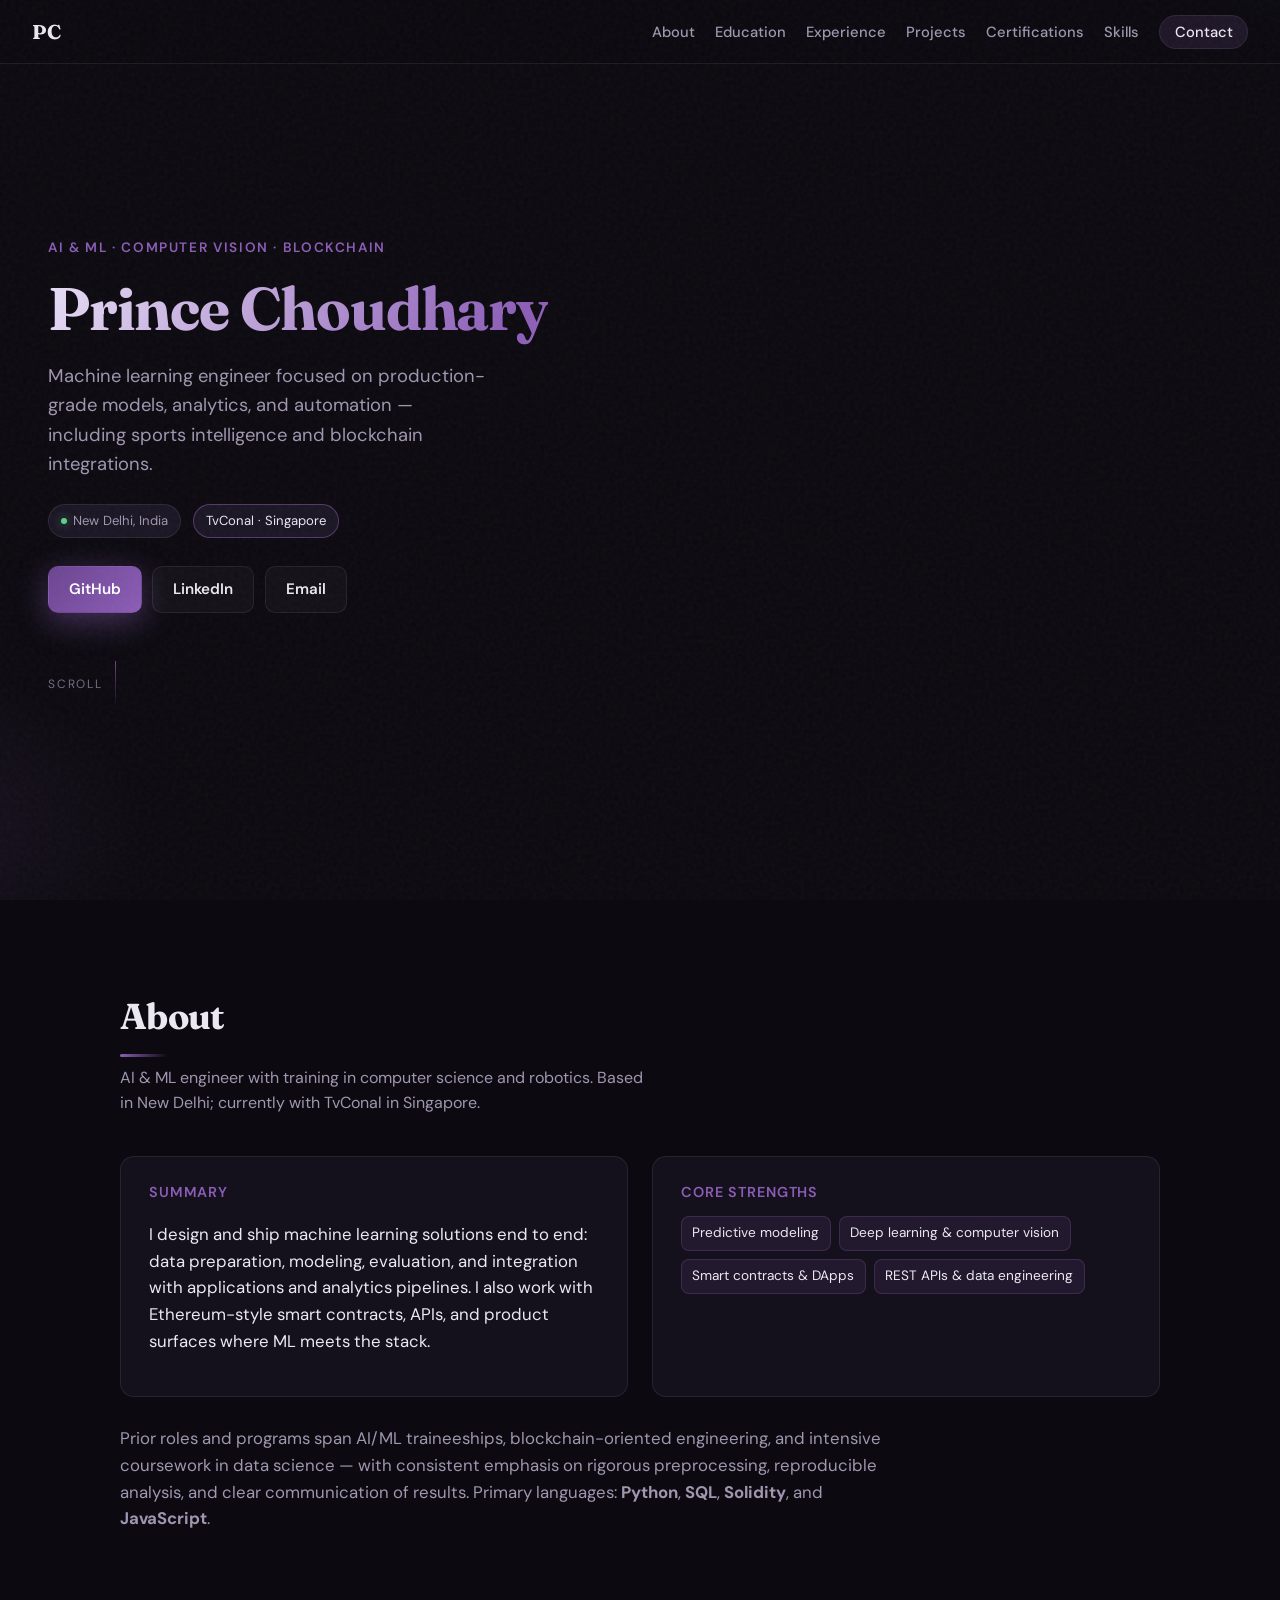
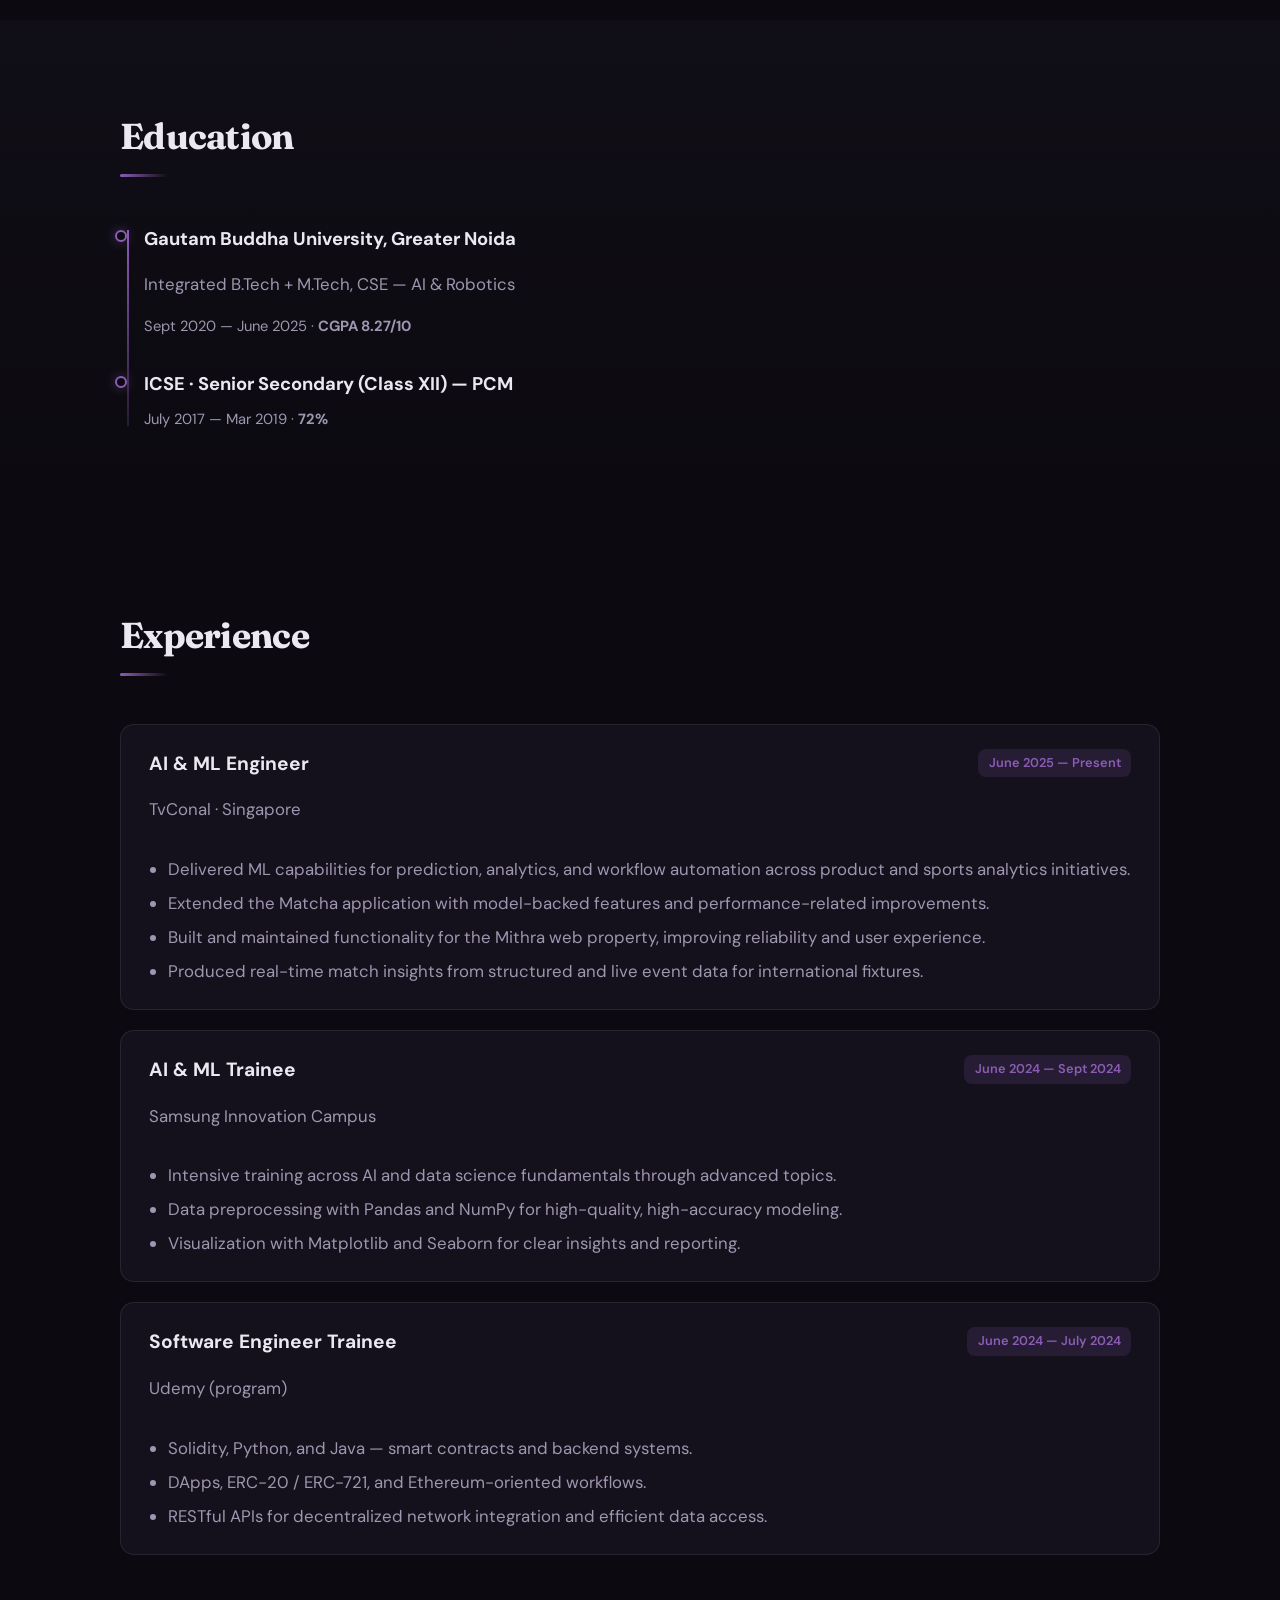
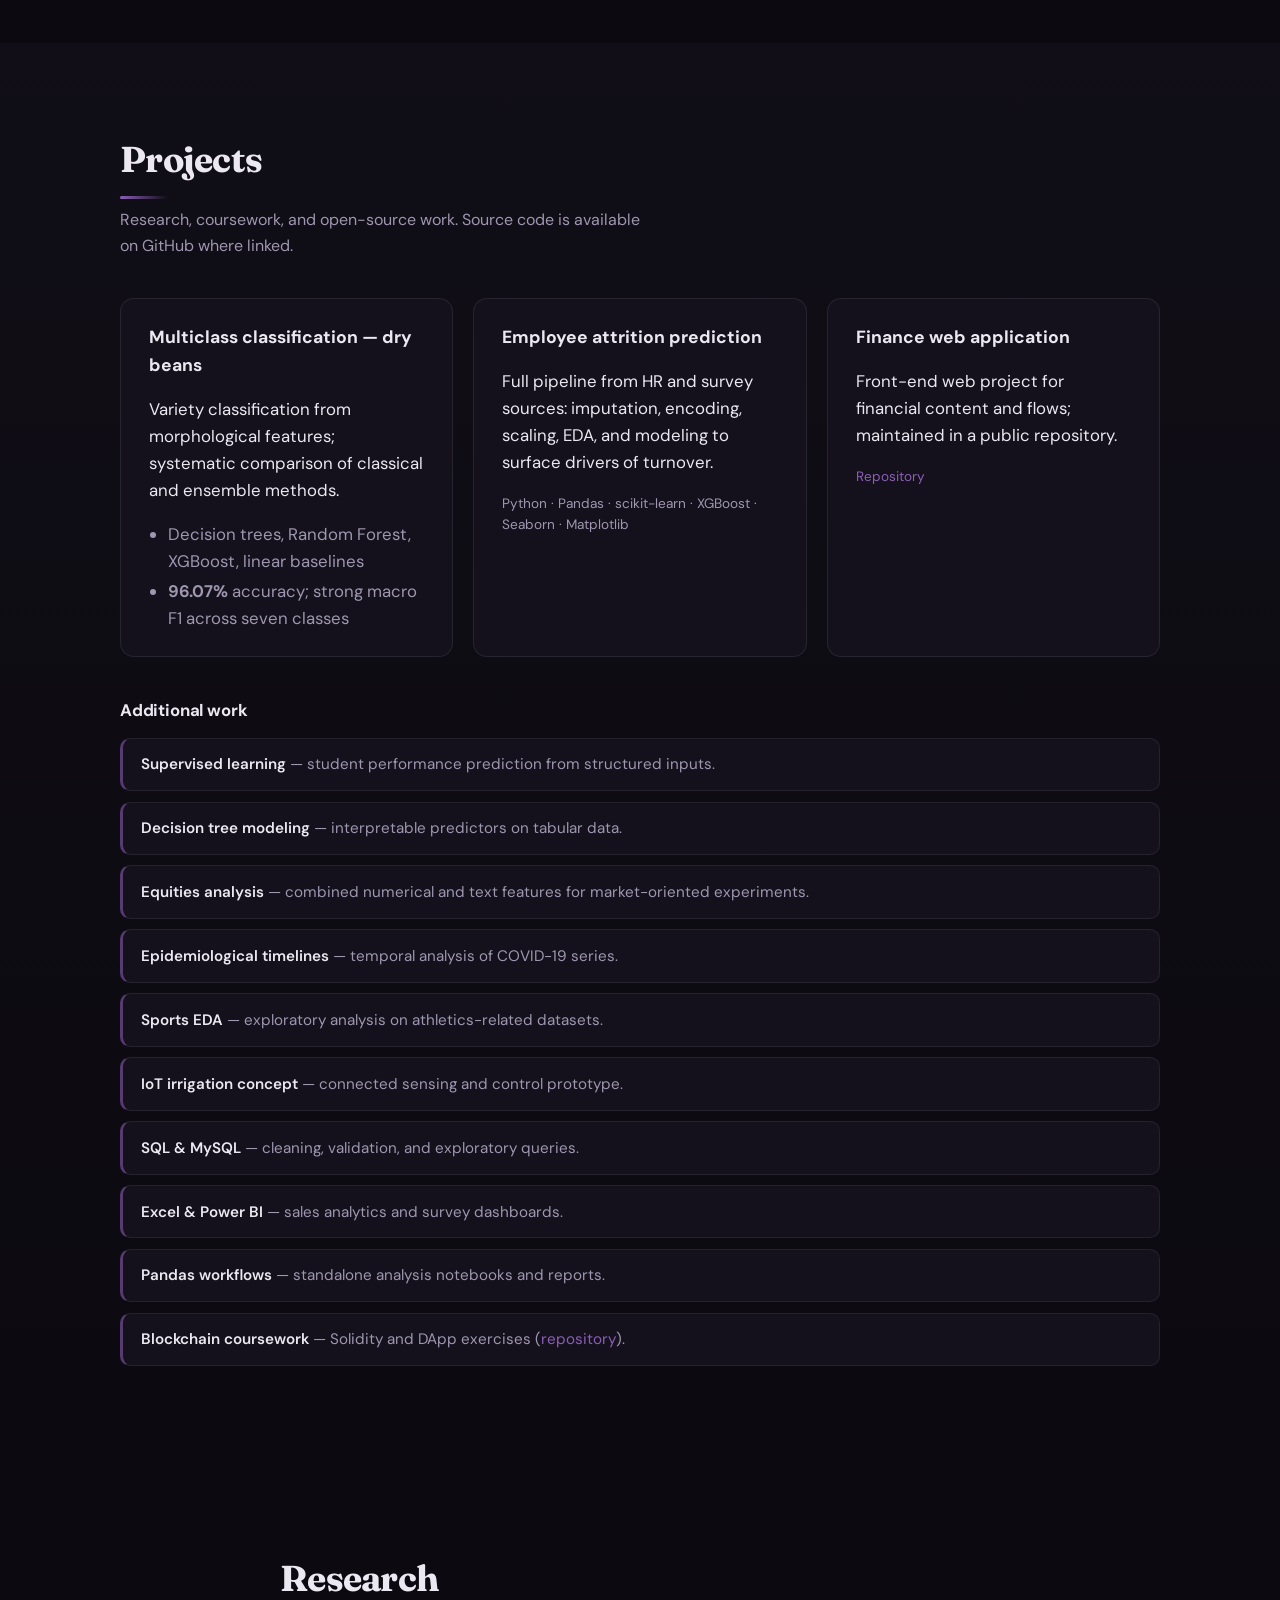
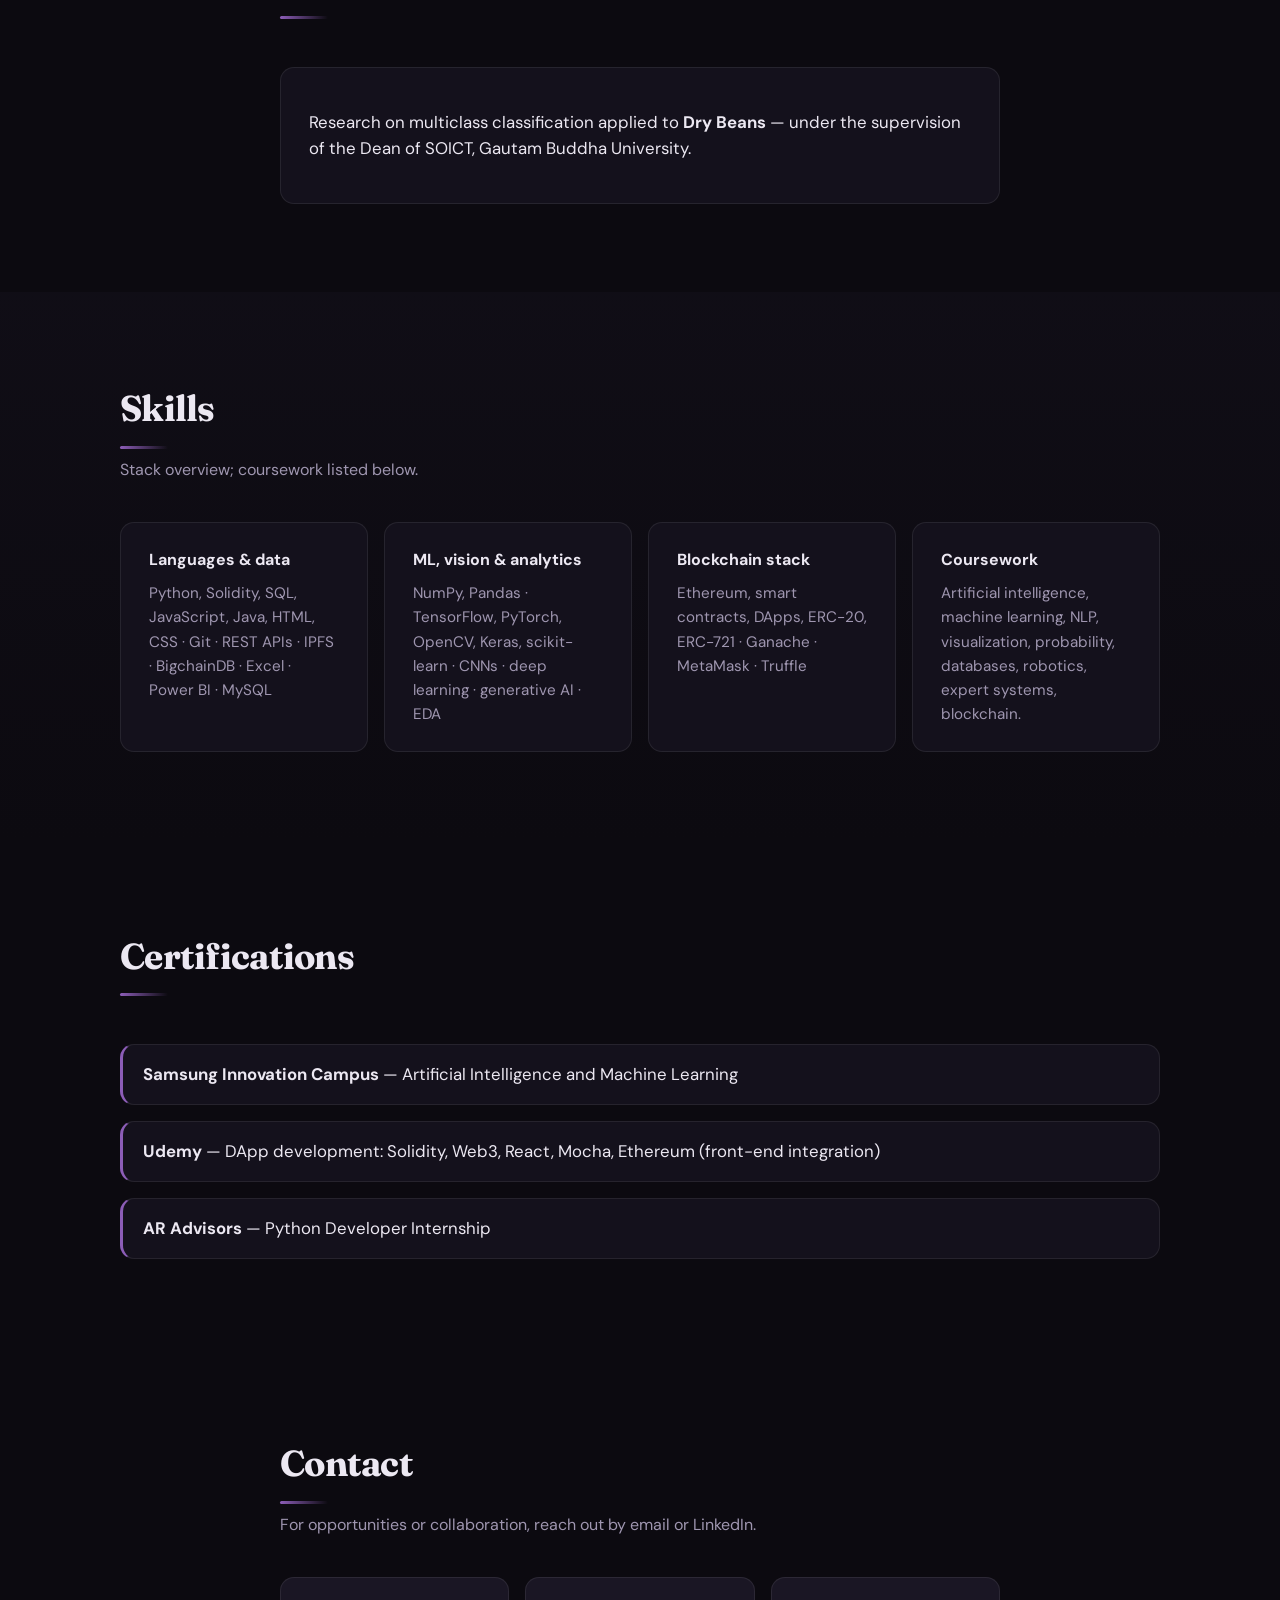
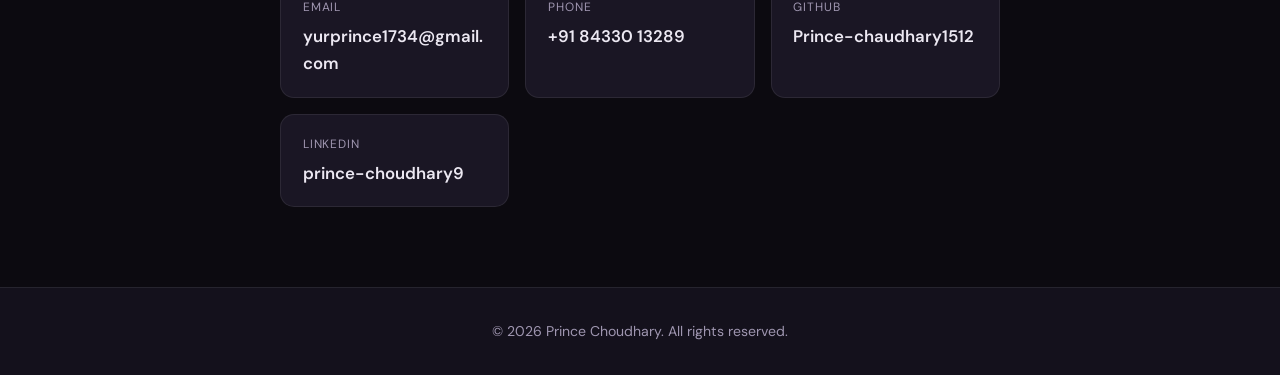
<file: index.html>
<!DOCTYPE html>
<html lang="en">
<head>
  <meta charset="UTF-8" />
  <meta name="viewport" content="width=device-width, initial-scale=1.0" />
  <meta name="description" content="Prince Choudhary — AI &amp; ML Engineer. Portfolio, projects, and experience in machine learning, computer vision, and blockchain." />
  <title>Prince Choudhary | AI &amp; ML Engineer</title>
  <link rel="preconnect" href="https://fonts.googleapis.com" />
  <link rel="preconnect" href="https://fonts.gstatic.com" crossorigin />
  <link href="https://fonts.googleapis.com/css2?family=DM+Sans:ital,opsz,wght@0,9..40,400;0,9..40,500;0,9..40,600;0,9..40,700;1,9..40,400&family=Fraunces:ital,opsz,wght@0,9..144,600;0,9..144,700;1,9..144,600&display=swap" rel="stylesheet" />
  <link rel="stylesheet" href="styles.css" />
</head>
<body>
  <div class="noise" aria-hidden="true"></div>
  <header class="site-header">
    <a class="logo" href="#top">PC</a>
    <nav class="nav" aria-label="Primary">
      <button type="button" class="nav-toggle" aria-expanded="false" aria-controls="nav-menu">Menu</button>
      <ul id="nav-menu" class="nav-list">
        <li><a href="#about">About</a></li>
        <li><a href="#education">Education</a></li>
        <li><a href="#experience">Experience</a></li>
        <li><a href="#projects">Projects</a></li>
        <li><a href="#certifications">Certifications</a></li>
        <li><a href="#skills">Skills</a></li>
        <li><a href="#contact" class="nav-cta">Contact</a></li>
      </ul>
    </nav>
  </header>

  <main id="top">
    <section class="hero">
      <div class="hero-bg" aria-hidden="true"></div>
      <div class="hero-inner reveal">
        <p class="hero-kicker animate-in" data-delay="0">AI &amp; ML · Computer Vision · Blockchain</p>
        <h1 class="hero-title">
          <span class="line animate-in" data-delay="80"><span class="gradient-text">Prince Choudhary</span></span>
        </h1>
        <p class="hero-lede animate-in" data-delay="160">
          Machine learning engineer focused on production-grade models, analytics, and automation — including sports intelligence and blockchain integrations.
        </p>
        <div class="hero-meta animate-in" data-delay="240">
          <span class="pill"><span class="dot"></span> New Delhi, India</span>
          <span class="pill pill-accent">TvConal · Singapore</span>
        </div>
        <div class="hero-actions animate-in" data-delay="320">
          <a class="btn btn-primary" href="https://github.com/Prince-chaudhary1512" target="_blank" rel="noopener noreferrer">GitHub</a>
          <a class="btn btn-ghost" href="https://www.linkedin.com/in/prince-choudhary9/" target="_blank" rel="noopener noreferrer">LinkedIn</a>
          <a class="btn btn-ghost" href="mailto:yurprince1734@gmail.com">Email</a>
        </div>
        <div class="scroll-hint" aria-hidden="true">
          <span>Scroll</span>
          <span class="scroll-line"></span>
        </div>
      </div>
    </section>

    <section id="about" class="section">
      <div class="container">
        <header class="section-head reveal">
          <h2 class="section-title">About</h2>
          <p class="section-sub">AI &amp; ML engineer with training in computer science and robotics. Based in New Delhi; currently with TvConal in Singapore.</p>
        </header>
        <div class="about-grid reveal">
          <div class="about-card">
            <h3 class="card-title">Summary</h3>
            <p>
              I design and ship machine learning solutions end to end: data preparation, modeling, evaluation, and integration with applications
              and analytics pipelines. I also work with Ethereum-style smart contracts, APIs, and product surfaces where ML meets the stack.
            </p>
          </div>
          <div class="about-card">
            <h3 class="card-title">Core strengths</h3>
            <ul class="tag-cloud">
              <li>Predictive modeling</li>
              <li>Deep learning &amp; computer vision</li>
              <li>Smart contracts &amp; DApps</li>
              <li>REST APIs &amp; data engineering</li>
            </ul>
          </div>
        </div>
        <div class="about-prose reveal">
          <p>
            Prior roles and programs span AI/ML traineeships, blockchain-oriented engineering, and intensive coursework in data science —
            with consistent emphasis on rigorous preprocessing, reproducible analysis, and clear communication of results. Primary languages:
            <strong>Python</strong>, <strong>SQL</strong>, <strong>Solidity</strong>, and <strong>JavaScript</strong>.
          </p>
        </div>
      </div>
    </section>

    <section id="education" class="section section-alt">
      <div class="container">
        <header class="section-head reveal">
          <h2 class="section-title">Education</h2>
        </header>
        <div class="timeline">
          <article class="timeline-item reveal">
            <div class="timeline-marker"></div>
            <div class="timeline-body">
              <h3>Gautam Buddha University, Greater Noida</h3>
              <p class="muted">Integrated B.Tech + M.Tech, CSE — AI &amp; Robotics</p>
              <p class="timeline-meta"><time datetime="2020-09">Sept 2020</time> — <time datetime="2025-06">June 2025</time> · <strong>CGPA 8.27/10</strong></p>
            </div>
          </article>
          <article class="timeline-item reveal">
            <div class="timeline-marker"></div>
            <div class="timeline-body">
              <h3>ICSE · Senior Secondary (Class XII) — PCM</h3>
              <p class="timeline-meta"><time datetime="2017-07">July 2017</time> — <time datetime="2019-03">Mar 2019</time> · <strong>72%</strong></p>
            </div>
          </article>
        </div>
      </div>
    </section>

    <section id="experience" class="section">
      <div class="container">
        <header class="section-head reveal">
          <h2 class="section-title">Experience</h2>
        </header>
        <div class="cards-stack">
          <article class="exp-card reveal">
            <div class="exp-card-head">
              <div>
                <h3>AI &amp; ML Engineer</h3>
                <p class="muted">TvConal · Singapore</p>
              </div>
              <span class="date-badge">June 2025 — Present</span>
            </div>
            <ul class="bullet-list">
              <li>Delivered ML capabilities for prediction, analytics, and workflow automation across product and sports analytics initiatives.</li>
              <li>Extended the Matcha application with model-backed features and performance-related improvements.</li>
              <li>Built and maintained functionality for the Mithra web property, improving reliability and user experience.</li>
              <li>Produced real-time match insights from structured and live event data for international fixtures.</li>
            </ul>
          </article>

          <article class="exp-card reveal">
            <div class="exp-card-head">
              <div>
                <h3>AI &amp; ML Trainee</h3>
                <p class="muted">Samsung Innovation Campus</p>
              </div>
              <span class="date-badge">June 2024 — Sept 2024</span>
            </div>
            <ul class="bullet-list">
              <li>Intensive training across AI and data science fundamentals through advanced topics.</li>
              <li>Data preprocessing with Pandas and NumPy for high-quality, high-accuracy modeling.</li>
              <li>Visualization with Matplotlib and Seaborn for clear insights and reporting.</li>
            </ul>
          </article>

          <article class="exp-card reveal">
            <div class="exp-card-head">
              <div>
                <h3>Software Engineer Trainee</h3>
                <p class="muted">Udemy (program)</p>
              </div>
              <span class="date-badge">June 2024 — July 2024</span>
            </div>
            <ul class="bullet-list">
              <li>Solidity, Python, and Java — smart contracts and backend systems.</li>
              <li>DApps, ERC-20 / ERC-721, and Ethereum-oriented workflows.</li>
              <li>RESTful APIs for decentralized network integration and efficient data access.</li>
            </ul>
          </article>
        </div>
      </div>
    </section>

    <section id="projects" class="section section-alt">
      <div class="container">
        <header class="section-head reveal">
          <h2 class="section-title">Projects</h2>
          <p class="section-sub">Research, coursework, and open-source work. Source code is available on GitHub where linked.</p>
        </header>
        <div class="project-grid">
          <article class="project-card reveal">
            <h3>Multiclass classification — dry beans</h3>
            <p>Variety classification from morphological features; systematic comparison of classical and ensemble methods.</p>
            <ul class="bullet-list compact">
              <li>Decision trees, Random Forest, XGBoost, linear baselines</li>
              <li><strong>96.07%</strong> accuracy; strong macro F1 across seven classes</li>
            </ul>
          </article>
          <article class="project-card reveal">
            <h3>Employee attrition prediction</h3>
            <p>Full pipeline from HR and survey sources: imputation, encoding, scaling, EDA, and modeling to surface drivers of turnover.</p>
            <p class="tech-note">Python · Pandas · scikit-learn · XGBoost · Seaborn · Matplotlib</p>
          </article>
          <article class="project-card reveal">
            <h3>Finance web application</h3>
            <p>Front-end web project for financial content and flows; maintained in a public repository.</p>
            <p class="tech-note"><a href="https://github.com/Prince-chaudhary1512/finance-website" target="_blank" rel="noopener noreferrer">Repository</a></p>
          </article>
        </div>

        <h3 class="project-subtitle reveal">Additional work</h3>
        <ul class="project-dense-list reveal">
          <li><strong>Supervised learning</strong> — student performance prediction from structured inputs.</li>
          <li><strong>Decision tree modeling</strong> — interpretable predictors on tabular data.</li>
          <li><strong>Equities analysis</strong> — combined numerical and text features for market-oriented experiments.</li>
          <li><strong>Epidemiological timelines</strong> — temporal analysis of COVID-19 series.</li>
          <li><strong>Sports EDA</strong> — exploratory analysis on athletics-related datasets.</li>
          <li><strong>IoT irrigation concept</strong> — connected sensing and control prototype.</li>
          <li><strong>SQL &amp; MySQL</strong> — cleaning, validation, and exploratory queries.</li>
          <li><strong>Excel &amp; Power BI</strong> — sales analytics and survey dashboards.</li>
          <li><strong>Pandas workflows</strong> — standalone analysis notebooks and reports.</li>
          <li><strong>Blockchain coursework</strong> — Solidity and DApp exercises (<a href="https://github.com/Prince-chaudhary1512/Udemy" target="_blank" rel="noopener noreferrer">repository</a>).</li>
        </ul>
      </div>
    </section>

    <section id="research" class="section">
      <div class="container narrow">
        <header class="section-head reveal">
          <h2 class="section-title">Research</h2>
        </header>
        <div class="research-block reveal">
          <p>
            Research on multiclass classification applied to <strong>Dry Beans</strong> — under the supervision of the Dean of SOICT,
            Gautam Buddha University.
          </p>
        </div>
      </div>
    </section>

    <section id="skills" class="section section-alt">
      <div class="container">
        <header class="section-head reveal">
          <h2 class="section-title">Skills</h2>
          <p class="section-sub">Stack overview; coursework listed below.</p>
        </header>
        <div class="skills-grid reveal">
          <div class="skill-block">
            <h3>Languages &amp; data</h3>
            <p>Python, Solidity, SQL, JavaScript, Java, HTML, CSS · Git · REST APIs · IPFS · BigchainDB · Excel · Power BI · MySQL</p>
          </div>
          <div class="skill-block">
            <h3>ML, vision &amp; analytics</h3>
            <p>NumPy, Pandas · TensorFlow, PyTorch, OpenCV, Keras, scikit-learn · CNNs · deep learning · generative AI · EDA</p>
          </div>
          <div class="skill-block">
            <h3>Blockchain stack</h3>
            <p>Ethereum, smart contracts, DApps, ERC-20, ERC-721 · Ganache · MetaMask · Truffle</p>
          </div>
          <div class="skill-block">
            <h3>Coursework</h3>
            <p>Artificial intelligence, machine learning, NLP, visualization, probability, databases, robotics, expert systems, blockchain.</p>
          </div>
        </div>
      </div>
    </section>

    <section id="certifications" class="section">
      <div class="container">
        <header class="section-head reveal">
          <h2 class="section-title">Certifications</h2>
        </header>
        <ul class="cert-list reveal">
          <li><strong>Samsung Innovation Campus</strong> — Artificial Intelligence and Machine Learning</li>
          <li><strong>Udemy</strong> — DApp development: Solidity, Web3, React, Mocha, Ethereum (front-end integration)</li>
          <li><strong>AR Advisors</strong> — Python Developer Internship</li>
        </ul>
      </div>
    </section>

    <section id="contact" class="section contact-section">
      <div class="container narrow">
        <header class="section-head reveal">
          <h2 class="section-title">Contact</h2>
          <p class="section-sub">For opportunities or collaboration, reach out by email or LinkedIn.</p>
        </header>
        <div class="contact-grid reveal">
          <a class="contact-card" href="mailto:yurprince1734@gmail.com">
            <span class="contact-label">Email</span>
            <span class="contact-value">yurprince1734@gmail.com</span>
          </a>
          <a class="contact-card" href="tel:+918433013289">
            <span class="contact-label">Phone</span>
            <span class="contact-value">+91 84330 13289</span>
          </a>
          <a class="contact-card" href="https://github.com/Prince-chaudhary1512" target="_blank" rel="noopener noreferrer">
            <span class="contact-label">GitHub</span>
            <span class="contact-value">Prince-chaudhary1512</span>
          </a>
          <a class="contact-card" href="https://www.linkedin.com/in/prince-choudhary9/" target="_blank" rel="noopener noreferrer">
            <span class="contact-label">LinkedIn</span>
            <span class="contact-value">prince-choudhary9</span>
          </a>
        </div>
      </div>
    </section>
  </main>

  <footer class="site-footer">
    <div class="container footer-inner">
      <p>© <span id="year"></span> Prince Choudhary. All rights reserved.</p>
    </div>
  </footer>

  <script src="script.js"></script>
</body>
</html>
</file>
<file: styles.css>
/* ---- Design tokens (aligned with resume violet RGB 140, 93, 183) ---- */
:root {
  --violet: #8c5db7;
  --violet-dim: #6b4490;
  --violet-glow: rgba(140, 93, 183, 0.45);
  --bg: #0c0a10;
  --bg-elevated: #14111c;
  --surface: #1a1624;
  --text: #ece8f2;
  --muted: #9f96b0;
  --border: rgba(255, 255, 255, 0.08);
  --radius: 14px;
  --font-sans: "DM Sans", system-ui, sans-serif;
  --font-display: "Fraunces", Georgia, serif;
  --header-h: 64px;
  --ease-out: cubic-bezier(0.22, 1, 0.36, 1);
}

*,
*::before,
*::after {
  box-sizing: border-box;
}

html {
  scroll-behavior: smooth;
}

body {
  margin: 0;
  font-family: var(--font-sans);
  font-size: 1.05rem;
  line-height: 1.6;
  color: var(--text);
  background: var(--bg);
  overflow-x: hidden;
}

.noise {
  pointer-events: none;
  position: fixed;
  inset: 0;
  z-index: 9999;
  opacity: 0.04;
  background-image: url("data:image/svg+xml,%3Csvg viewBox='0 0 256 256' xmlns='http://www.w3.org/2000/svg'%3E%3Cfilter id='n'%3E%3CfeTurbulence type='fractalNoise' baseFrequency='0.85' numOctaves='4' stitchTiles='stitch'/%3E%3C/filter%3E%3Crect width='100%25' height='100%25' filter='url(%23n)'/%3E%3C/svg%3E");
}

a {
  color: var(--violet);
  text-decoration: none;
  transition: color 0.2s ease, opacity 0.2s ease;
}

a:hover {
  color: #b88fd8;
}

img {
  max-width: 100%;
  height: auto;
}

/* ---- Header ---- */
.site-header {
  position: fixed;
  top: 0;
  left: 0;
  right: 0;
  z-index: 100;
  display: flex;
  align-items: center;
  justify-content: space-between;
  padding: 0.75rem clamp(1rem, 4vw, 2rem);
  background: rgba(12, 10, 16, 0.72);
  backdrop-filter: blur(12px);
  border-bottom: 1px solid var(--border);
  min-height: var(--header-h);
}

.logo {
  font-family: var(--font-display);
  font-weight: 700;
  font-size: 1.25rem;
  color: var(--text);
  letter-spacing: 0.02em;
}

.nav {
  display: flex;
  align-items: center;
}

.nav-toggle {
  display: none;
  background: var(--surface);
  border: 1px solid var(--border);
  color: var(--text);
  padding: 0.5rem 0.85rem;
  border-radius: 8px;
  font: inherit;
  cursor: pointer;
}

.nav-list {
  display: flex;
  gap: 0.25rem 1.25rem;
  list-style: none;
  margin: 0;
  padding: 0;
  align-items: center;
}

.nav-list a {
  color: var(--muted);
  font-size: 0.92rem;
  font-weight: 500;
}

.nav-list a:hover {
  color: var(--text);
}

.nav-cta {
  padding: 0.4rem 0.9rem;
  border-radius: 999px;
  border: 1px solid var(--border);
  color: var(--text) !important;
  background: rgba(140, 93, 183, 0.15);
}

.nav-cta:hover {
  background: rgba(140, 93, 183, 0.35);
  border-color: var(--violet);
}

/* ---- Hero ---- */
.hero {
  position: relative;
  min-height: 100vh;
  min-height: 100dvh;
  display: flex;
  align-items: center;
  padding: calc(var(--header-h) + 2rem) clamp(1rem, 5vw, 3rem) 4rem;
  overflow: hidden;
}

.hero-bg {
  position: absolute;
  inset: -20%;
  background:
    radial-gradient(ellipse 80% 50% at 50% -20%, var(--violet-glow), transparent 55%),
    radial-gradient(ellipse 60% 40% at 100% 0%, rgba(107, 68, 144, 0.28), transparent 50%),
    radial-gradient(ellipse 50% 35% at 0% 80%, rgba(140, 93, 183, 0.16), transparent 45%);
  animation: breathe 22s var(--ease-out) infinite alternate;
}

@keyframes breathe {
  0% {
    opacity: 0.85;
    transform: scale(1) translate(0, 0);
  }
  100% {
    opacity: 1;
    transform: scale(1.05) translate(2%, -1%);
  }
}

.hero-inner {
  position: relative;
  z-index: 1;
  max-width: 720px;
}

.hero-kicker {
  font-size: 0.85rem;
  font-weight: 600;
  letter-spacing: 0.12em;
  text-transform: uppercase;
  color: var(--violet);
  margin-bottom: 1rem;
}

.hero-title {
  font-family: var(--font-display);
  font-size: clamp(2.5rem, 6vw, 3.75rem);
  font-weight: 700;
  line-height: 1.12;
  margin: 0 0 1.25rem;
  letter-spacing: -0.02em;
}

.gradient-text {
  background: linear-gradient(120deg, #e8dff7 0%, var(--violet) 48%, #d4b8eb 100%);
  background-size: 200% auto;
  -webkit-background-clip: text;
  background-clip: text;
  color: transparent;
  animation: shimmer 14s ease-in-out infinite;
}

@keyframes shimmer {
  0%,
  100% {
    background-position: 0% center;
  }
  50% {
    background-position: 100% center;
  }
}

.hero-lede {
  font-size: 1.15rem;
  color: var(--muted);
  max-width: 34ch;
  margin: 0 0 1.5rem;
}

.hero-meta {
  display: flex;
  flex-wrap: wrap;
  gap: 0.5rem 0.75rem;
  margin-bottom: 1.75rem;
}

.pill {
  display: inline-flex;
  align-items: center;
  gap: 0.4rem;
  font-size: 0.82rem;
  padding: 0.35rem 0.75rem;
  border-radius: 999px;
  background: var(--surface);
  border: 1px solid var(--border);
  color: var(--muted);
}

.pill-accent {
  border-color: rgba(140, 93, 183, 0.5);
  color: var(--text);
}

.dot {
  width: 6px;
  height: 6px;
  border-radius: 50%;
  background: #5ecf8a;
  box-shadow: 0 0 10px rgba(94, 207, 138, 0.6);
}

.hero-actions {
  display: flex;
  flex-wrap: wrap;
  gap: 0.65rem;
}

.btn {
  display: inline-flex;
  align-items: center;
  justify-content: center;
  padding: 0.65rem 1.25rem;
  border-radius: 10px;
  font-weight: 600;
  font-size: 0.95rem;
  border: 1px solid transparent;
  transition: transform 0.2s var(--ease-out), box-shadow 0.2s, background 0.2s;
}

.btn-primary {
  background: linear-gradient(135deg, var(--violet-dim), var(--violet));
  color: #fff;
  box-shadow: 0 8px 32px var(--violet-glow);
}

.btn-primary:hover {
  transform: translateY(-2px);
  box-shadow: 0 12px 40px var(--violet-glow);
  color: #fff;
}

.btn-ghost {
  border-color: var(--border);
  color: var(--text);
  background: rgba(255, 255, 255, 0.03);
}

.btn-ghost:hover {
  border-color: var(--violet);
  background: rgba(140, 93, 183, 0.12);
  color: var(--text);
}

.scroll-hint {
  display: flex;
  align-items: center;
  gap: 0.75rem;
  margin-top: 3rem;
  font-size: 0.75rem;
  letter-spacing: 0.15em;
  text-transform: uppercase;
  color: var(--muted);
  opacity: 0.7;
}

.scroll-line {
  display: block;
  width: 1px;
  height: 48px;
  background: linear-gradient(to bottom, var(--violet), transparent);
  animation: scroll-pulse 2.5s ease-in-out infinite;
}

@keyframes scroll-pulse {
  0%,
  100% {
    transform: scaleY(0.6);
    opacity: 0.4;
  }
  50% {
    transform: scaleY(1);
    opacity: 1;
  }
}

/* ---- Sections ---- */
.section {
  padding: clamp(3.5rem, 8vw, 5.5rem) clamp(1rem, 5vw, 2rem);
  position: relative;
}

.section-alt {
  background: linear-gradient(180deg, rgba(20, 17, 28, 0.5) 0%, var(--bg) 100%);
}

.container {
  max-width: 1040px;
  margin: 0 auto;
}

.container.narrow {
  max-width: 720px;
}

.section-head {
  margin-bottom: 2.5rem;
}

.section-title {
  font-family: var(--font-display);
  font-size: clamp(1.75rem, 3.5vw, 2.25rem);
  margin: 0 0 0.5rem;
  letter-spacing: -0.02em;
  position: relative;
  display: inline-block;
}

.section-title::after {
  content: "";
  display: block;
  margin-top: 0.5rem;
  width: 48px;
  height: 3px;
  border-radius: 2px;
  background: linear-gradient(90deg, var(--violet), transparent);
}

.section-sub {
  margin: 0;
  color: var(--muted);
  font-size: 1rem;
  max-width: 48ch;
}

.muted {
  color: var(--muted);
}

.small {
  font-size: 0.88rem;
}

/* ---- About ---- */
.about-prose {
  margin-top: 1.75rem;
  max-width: 65ch;
  color: var(--muted);
}

.about-prose p {
  margin: 0;
}

.about-grid {
  display: grid;
  grid-template-columns: repeat(auto-fit, minmax(280px, 1fr));
  gap: 1.5rem;
}

.about-card,
.skill-block,
.project-card,
.research-block {
  background: var(--bg-elevated);
  border: 1px solid var(--border);
  border-radius: var(--radius);
  padding: 1.5rem 1.75rem;
}

.card-title {
  font-size: 0.9rem;
  font-weight: 600;
  text-transform: uppercase;
  letter-spacing: 0.06em;
  color: var(--violet);
  margin: 0 0 0.75rem;
}

.tag-cloud {
  list-style: none;
  margin: 0;
  padding: 0;
  display: flex;
  flex-wrap: wrap;
  gap: 0.5rem;
}

.tag-cloud li {
  font-size: 0.85rem;
  padding: 0.35rem 0.65rem;
  border-radius: 8px;
  background: rgba(140, 93, 183, 0.12);
  border: 1px solid rgba(140, 93, 183, 0.25);
}

/* ---- Timeline ---- */
.timeline {
  position: relative;
  padding-left: 1.5rem;
}

.timeline::before {
  content: "";
  position: absolute;
  left: 0.45rem;
  top: 0.35rem;
  bottom: 0.35rem;
  width: 2px;
  background: linear-gradient(to bottom, var(--violet), rgba(140, 93, 183, 0.2));
}

.timeline-item {
  position: relative;
  padding-bottom: 2rem;
}

.timeline-item:last-child {
  padding-bottom: 0;
}

.timeline-marker {
  position: absolute;
  left: -1.5rem;
  top: 0.35rem;
  width: 12px;
  height: 12px;
  margin-left: -5px;
  border-radius: 50%;
  background: var(--bg);
  border: 2px solid var(--violet);
  box-shadow: 0 0 12px var(--violet-glow);
}

.timeline-body h3 {
  margin: 0 0 0.35rem;
  font-size: 1.15rem;
}

.timeline-meta {
  margin: 0.5rem 0 0;
  font-size: 0.92rem;
  color: var(--muted);
}

/* ---- Experience ---- */
.cards-stack {
  display: flex;
  flex-direction: column;
  gap: 1.25rem;
}

.exp-card {
  background: var(--bg-elevated);
  border: 1px solid var(--border);
  border-radius: var(--radius);
  padding: 1.5rem 1.75rem;
  transition: border-color 0.25s ease, transform 0.25s var(--ease-out);
}

.exp-card:hover {
  border-color: rgba(140, 93, 183, 0.35);
  transform: translateY(-2px);
}

.exp-card-head {
  display: flex;
  flex-wrap: wrap;
  align-items: flex-start;
  justify-content: space-between;
  gap: 0.75rem;
  margin-bottom: 1rem;
}

.exp-card-head h3 {
  margin: 0;
  font-size: 1.2rem;
}

.date-badge {
  font-size: 0.8rem;
  font-weight: 600;
  color: var(--violet);
  padding: 0.25rem 0.65rem;
  border-radius: 8px;
  background: rgba(140, 93, 183, 0.15);
  white-space: nowrap;
}

.bullet-list {
  margin: 0;
  padding-left: 1.2rem;
  color: var(--muted);
}

.bullet-list li {
  margin-bottom: 0.45rem;
}

.bullet-list.compact li {
  margin-bottom: 0.25rem;
}

.bullet-list li:last-child {
  margin-bottom: 0;
}

/* ---- Projects ---- */
.project-grid {
  display: grid;
  grid-template-columns: repeat(auto-fit, minmax(280px, 1fr));
  gap: 1.25rem;
}

.project-subtitle {
  font-family: var(--font-sans);
  font-size: 1.05rem;
  font-weight: 700;
  margin: 2.25rem 0 0.85rem;
  letter-spacing: -0.01em;
}

.project-grid + .project-subtitle {
  margin-top: 2.5rem;
}

.project-dense-list {
  list-style: none;
  margin: 0 0 0.5rem;
  padding: 0;
  display: flex;
  flex-direction: column;
  gap: 0.65rem;
}

.project-dense-list li {
  margin: 0;
  padding: 0.85rem 1.1rem;
  background: var(--bg-elevated);
  border: 1px solid var(--border);
  border-radius: 10px;
  font-size: 0.95rem;
  color: var(--muted);
  border-left: 3px solid rgba(140, 93, 183, 0.55);
}

.project-dense-list strong {
  color: var(--text);
  font-weight: 600;
}


.project-card {
  transition: transform 0.3s var(--ease-out), border-color 0.3s;
}

.project-card:hover {
  transform: translateY(-4px);
  border-color: rgba(140, 93, 183, 0.4);
}

.project-card h3 {
  margin: 0 0 0.65rem;
  font-size: 1.1rem;
}

.tech-note {
  font-size: 0.85rem;
  color: var(--muted);
  margin: 0.75rem 0 0;
}

/* ---- Skills ---- */
.skills-grid {
  display: grid;
  grid-template-columns: repeat(auto-fit, minmax(240px, 1fr));
  gap: 1rem;
}

.skill-block h3 {
  margin: 0 0 0.5rem;
  font-size: 1rem;
}

.skill-block p {
  margin: 0;
  color: var(--muted);
  font-size: 0.95rem;
}

/* ---- Cert ---- */
.cert-list {
  list-style: none;
  margin: 0;
  padding: 0;
  display: flex;
  flex-direction: column;
  gap: 1rem;
}

.cert-list li {
  padding: 1rem 1.25rem;
  background: var(--bg-elevated);
  border: 1px solid var(--border);
  border-radius: var(--radius);
  border-left: 3px solid var(--violet);
}

/* ---- Contact ---- */
.contact-section {
  padding-bottom: 5rem;
}

.contact-grid {
  display: grid;
  grid-template-columns: repeat(auto-fit, minmax(220px, 1fr));
  gap: 1rem;
}

.contact-card {
  display: flex;
  flex-direction: column;
  gap: 0.35rem;
  padding: 1.25rem 1.35rem;
  border-radius: var(--radius);
  background: var(--surface);
  border: 1px solid var(--border);
  color: var(--text);
  transition: border-color 0.2s, transform 0.2s var(--ease-out);
}

.contact-card:hover {
  border-color: var(--violet);
  transform: translateY(-2px);
  color: var(--text);
}

.contact-label {
  font-size: 0.75rem;
  text-transform: uppercase;
  letter-spacing: 0.08em;
  color: var(--muted);
}

.contact-value {
  font-weight: 600;
  word-break: break-word;
}

/* ---- Footer ---- */
.site-footer {
  padding: 2rem clamp(1rem, 5vw, 2rem);
  border-top: 1px solid var(--border);
  background: var(--bg-elevated);
}

.footer-inner {
  text-align: center;
  max-width: 1040px;
  margin: 0 auto;
}

.footer-inner p {
  margin: 0;
  font-size: 0.88rem;
  color: var(--muted);
}

/* ---- Scroll reveal ---- */
.reveal {
  opacity: 0;
  transform: translateY(28px);
  transition: opacity 0.65s var(--ease-out), transform 0.65s var(--ease-out);
}

.reveal.is-visible {
  opacity: 1;
  transform: translateY(0);
}

.animate-in {
  opacity: 0;
  transform: translateY(16px);
}

.hero.is-ready .animate-in {
  animation: rise 0.85s var(--ease-out) forwards;
}

.hero.is-ready .animate-in[data-delay="80"] {
  animation-delay: 80ms;
}

.hero.is-ready .animate-in[data-delay="160"] {
  animation-delay: 160ms;
}

.hero.is-ready .animate-in[data-delay="240"] {
  animation-delay: 240ms;
}

.hero.is-ready .animate-in[data-delay="320"] {
  animation-delay: 320ms;
}

@keyframes rise {
  from {
    opacity: 0;
    transform: translateY(20px);
  }
  to {
    opacity: 1;
    transform: translateY(0);
  }
}

/* ---- Mobile nav ---- */
@media (max-width: 768px) {
  .nav-toggle {
    display: block;
  }

  .nav-list {
    position: fixed;
    top: var(--header-h);
    left: 0;
    right: 0;
    flex-direction: column;
    align-items: stretch;
    padding: 1rem;
    gap: 0;
    background: rgba(12, 10, 16, 0.97);
    border-bottom: 1px solid var(--border);
    transform: translateY(-100%);
    opacity: 0;
    visibility: hidden;
    transition: transform 0.35s var(--ease-out), opacity 0.35s ease, visibility 0.35s;
  }

  .nav-list.is-open {
    transform: translateY(0);
    opacity: 1;
    visibility: visible;
  }

  .nav-list li {
    border-bottom: 1px solid var(--border);
  }

  .nav-list li:last-child {
    border-bottom: none;
  }

  .nav-list a {
    display: block;
    padding: 0.85rem 0.5rem;
  }

  .scroll-hint {
    display: none;
  }
}

@media (prefers-reduced-motion: reduce) {
  *,
  *::before,
  *::after {
    animation-duration: 0.01ms !important;
    animation-iteration-count: 1 !important;
    transition-duration: 0.01ms !important;
  }

  html {
    scroll-behavior: auto;
  }

  .reveal {
    opacity: 1;
    transform: none;
  }

  .hero.is-ready .animate-in {
    animation: none;
    opacity: 1;
    transform: none;
  }
}
</file>
